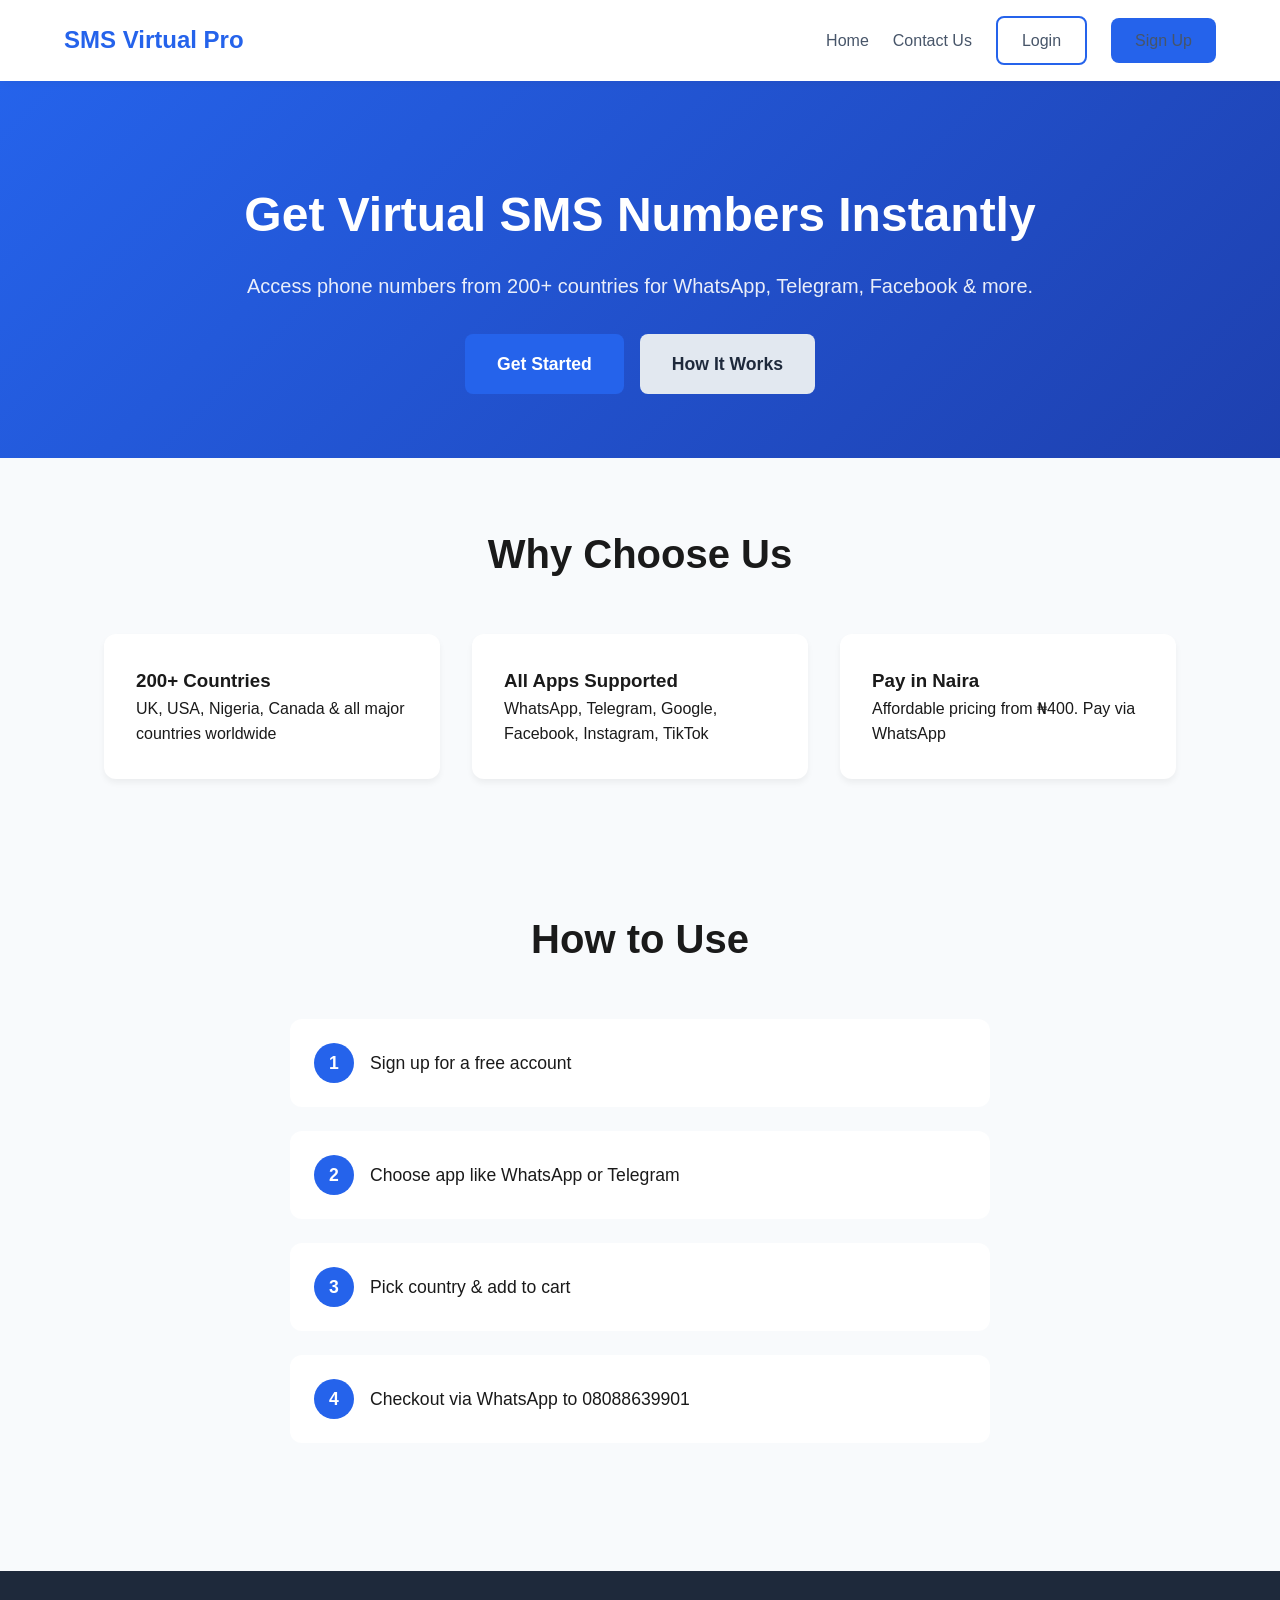
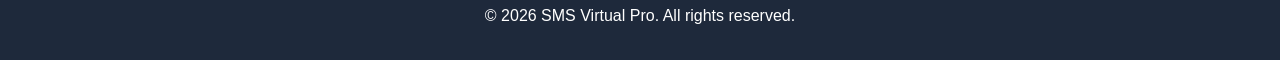
<file: index.html>
<!DOCTYPE html>
<html lang="en">
<head>
  <meta charset="UTF-8">
  <meta name="viewport" content="width=device-width, initial-scale=1.0">
  <title>SMS Virtual Pro - Virtual Numbers</title>
  <link rel="stylesheet" href="style.css">
</head>
<body>
  <nav class="navbar">
    <div class="nav-brand">SMS Virtual Pro</div>
    <button class="menu-toggle" id="menuToggle">☰</button>
    <div class="nav-links" id="navLinks">
      <a href="/">Home</a>
      <a href="/contact">Contact Us</a>
      <a href="/login" class="btn btn-outline">Login</a>
      <a href="/signup" class="btn btn-primary">Sign Up</a>
    </div>
  </nav>

  <section class="hero">
    <h1>Get Virtual SMS Numbers Instantly</h1>
    <p>Access phone numbers from 200+ countries for WhatsApp, Telegram, Facebook & more.</p>
    <div class="hero-buttons">
      <a href="/signup" class="btn btn-primary btn-large">Get Started</a>
      <a href="#how-to-use" class="btn btn-secondary btn-large">How It Works</a>
    </div>
  </section>

  <section class="features">
    <h2>Why Choose Us</h2>
    <div class="feature-grid">
      <div class="card">
        <h3>200+ Countries</h3>
        <p>UK, USA, Nigeria, Canada & all major countries worldwide</p>
      </div>
      <div class="card">
        <h3>All Apps Supported</h3>
        <p>WhatsApp, Telegram, Google, Facebook, Instagram, TikTok</p>
      </div>
      <div class="card">
        <h3>Pay in Naira</h3>
        <p>Affordable pricing from ₦400. Pay via WhatsApp</p>
      </div>
    </div>
  </section>

  <section id="how-to-use" class="how-to-use">
    <h2>How to Use</h2>
    <div class="steps">
      <div class="step"><span>1</span> Sign up for a free account</div>
      <div class="step"><span>2</span> Choose app like WhatsApp or Telegram</div>
      <div class="step"><span>3</span> Pick country & add to cart</div>
      <div class="step"><span>4</span> Checkout via WhatsApp to 08088639901</div>
    </div>
  </section>

  <footer>
    <p>&copy; 2026 SMS Virtual Pro. All rights reserved.</p>
  </footer>

  <script src="script.js"></script>
</body>
</html>
</file>
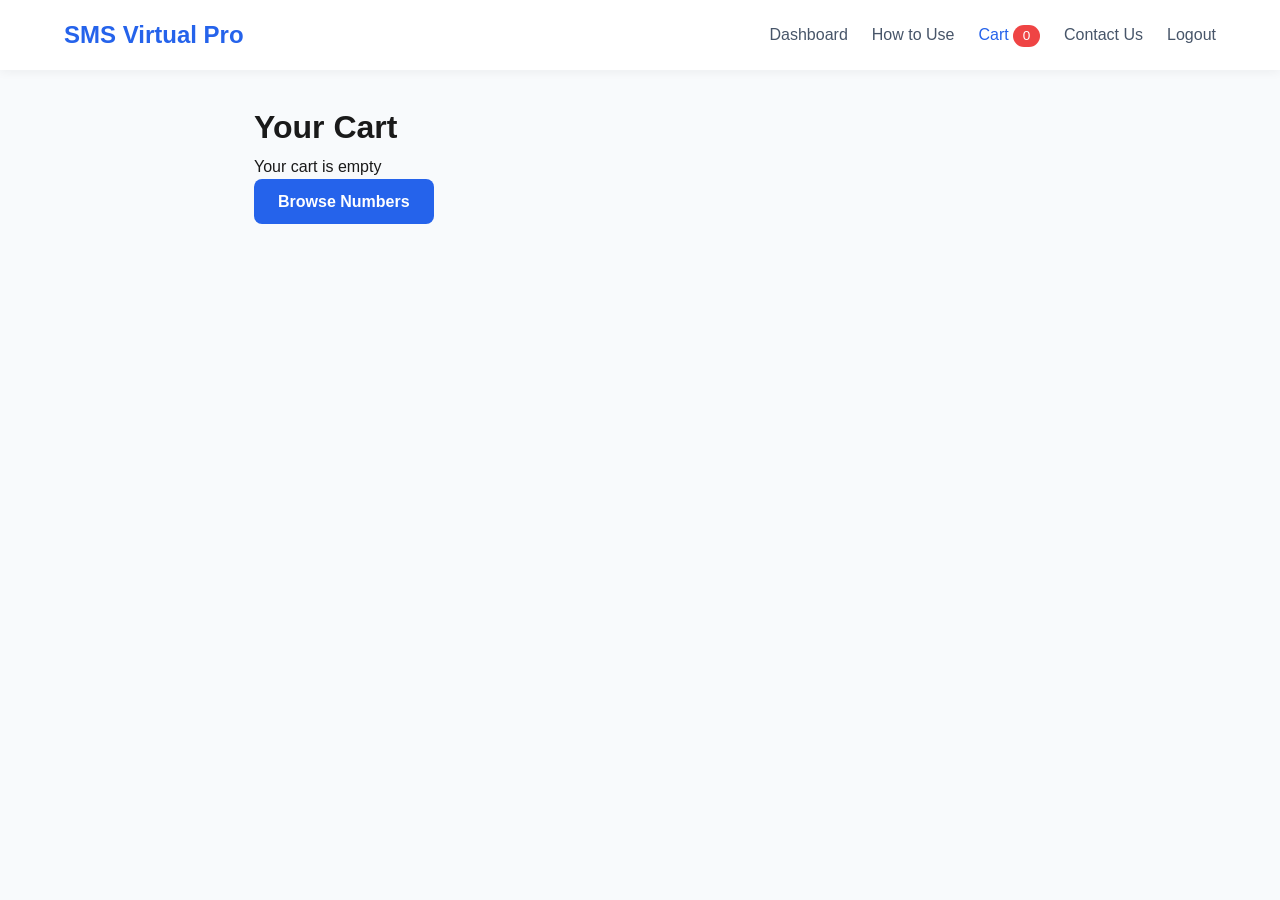
<file: cart.html>
<!DOCTYPE html>
<html lang="en">
<head>
  <meta charset="UTF-8">
  <meta name="viewport" content="width=device-width, initial-scale=1.0">
  <title>Cart - SMS Virtual Pro</title>
  <link rel="stylesheet" href="style.css">
</head>
<body>
  <nav class="navbar">
    <div class="nav-brand">SMS Virtual Pro</div>
    <button class="menu-toggle" id="menuToggle">☰</button>
    <div class="nav-links" id="navLinks">
      <a href="/dashboard">Dashboard</a>
      <a href="/how-to-use">How to Use</a>
      <a href="/cart" class="active">Cart <span id="cartCount">0</span></a>
      <a href="/contact">Contact Us</a>
      <a href="#" id="logoutBtn">Logout</a>
    </div>
  </nav>

  <div class="cart-page">
    <h1>Your Cart</h1>
    <div id="cartItems"></div>
    <div id="cartEmpty" class="hidden">
      <p>Your cart is empty</p>
      <a href="/dashboard" class="btn btn-primary">Browse Numbers</a>
    </div>
    <div id="cartSummary" class="cart-summary hidden">
      <h3>Total: ₦<span id="cartTotal">0</span></h3>
      <button id="checkoutBtn" class="btn btn-primary btn-large">Checkout via WhatsApp</button>
      <a href="/dashboard" class="btn btn-secondary">Continue Shopping</a>
    </div>
  </div>

  <script src="script.js"></script>
</body>
</html>
</file>
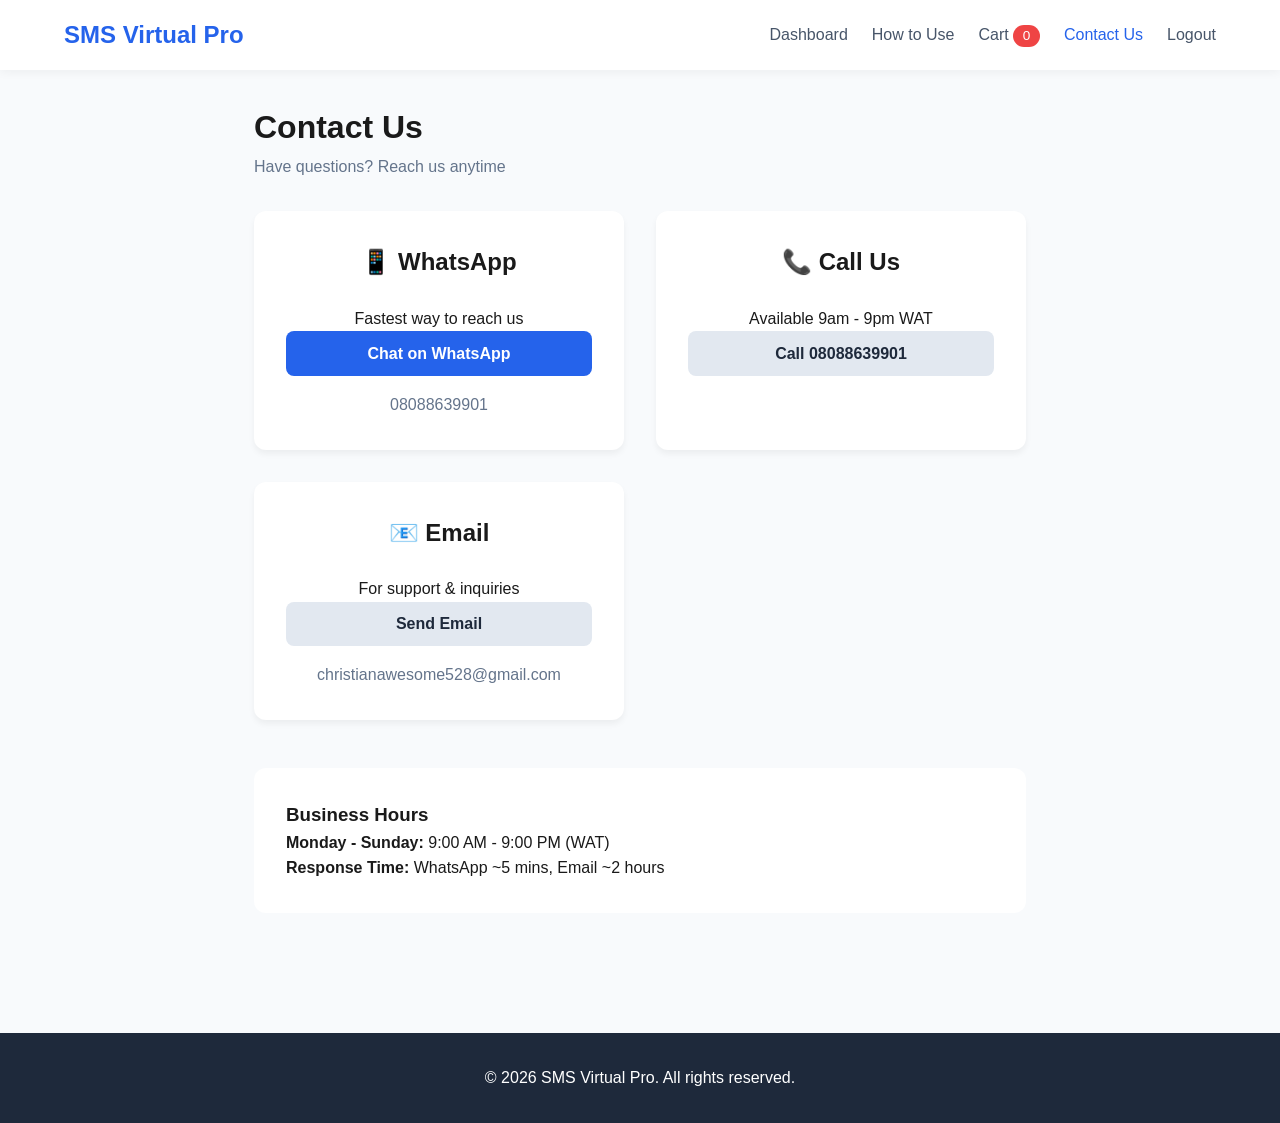
<file: contact.html>
<!DOCTYPE html>
<html lang="en">
<head>
  <meta charset="UTF-8">
  <meta name="viewport" content="width=device-width, initial-scale=1.0">
  <title>Contact Us - SMS Virtual Pro</title>
  <link rel="stylesheet" href="style.css">
</head>
<body>
  <nav class="navbar">
    <div class="nav-brand">SMS Virtual Pro</div>
    <button class="menu-toggle" id="menuToggle">☰</button>
    <div class="nav-links" id="navLinks">
      <a href="/dashboard">Dashboard</a>
      <a href="/how-to-use">How to Use</a>
      <a href="/cart">Cart <span id="cartCount">0</span></a>
      <a href="/contact" class="active">Contact Us</a>
      <a href="#" id="logoutBtn">Logout</a>
    </div>
  </nav>

  <div class="content-page">
    <h1>Contact Us</h1>
    <p class="subtitle">Have questions? Reach us anytime</p>
    
    <div class="contact-grid">
      <div class="contact-card">
        <h3>📱 WhatsApp</h3>
        <p>Fastest way to reach us</p>
        <a href="https://wa.me/2348088639901" class="btn btn-primary btn-full" target="_blank">Chat on WhatsApp</a>
        <p style="margin-top: 1rem; color: #64748b;">08088639901</p>
      </div>
      <div class="contact-card">
        <h3>📞 Call Us</h3>
        <p>Available 9am - 9pm WAT</p>
        <a href="tel:+2348088639901" class="btn btn-secondary btn-full">Call 08088639901</a>
      </div>
      <div class="contact-card">
        <h3>📧 Email</h3>
        <p>For support & inquiries</p>
        <a href="mailto:christianawesome528@gmail.com" class="btn btn-secondary btn-full">Send Email</a>
        <p style="margin-top: 1rem; color: #64748b;">christianawesome528@gmail.com</p>
      </div>
    </div>

    <div class="guide-step" style="margin-top: 3rem;">
      <h3>Business Hours</h3>
      <p><strong>Monday - Sunday:</strong> 9:00 AM - 9:00 PM (WAT)</p>
      <p><strong>Response Time:</strong> WhatsApp ~5 mins, Email ~2 hours</p>
    </div>
  </div>

  <footer>
    <p>&copy; 2026 SMS Virtual Pro. All rights reserved.</p>
  </footer>

  <script src="script.js"></script>
</body>
</html>
</file>
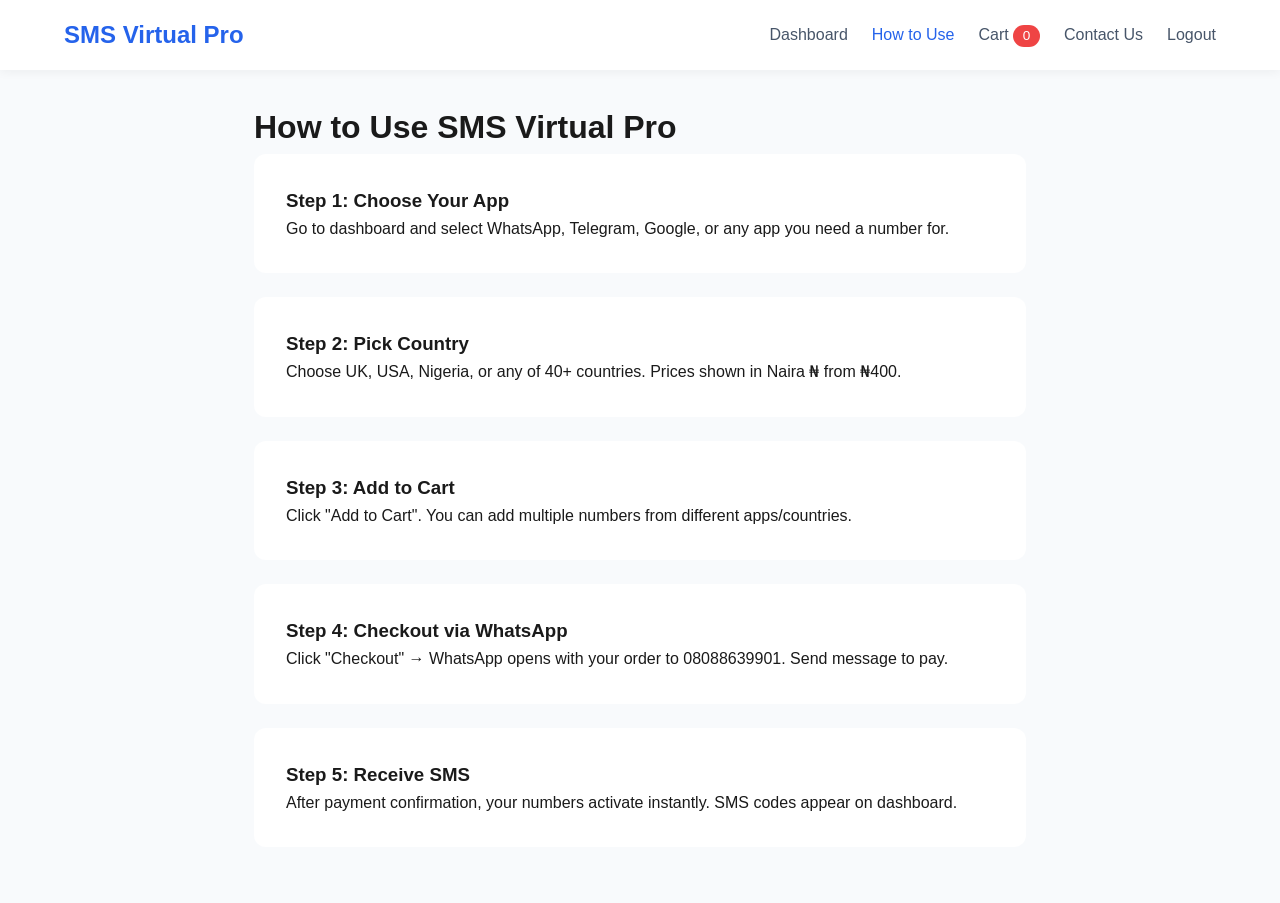
<file: how-to-use.html>
<!DOCTYPE html>
<html lang="en">
<head>
  <meta charset="UTF-8">
  <meta name="viewport" content="width=device-width, initial-scale=1.0">
  <title>How to Use - SMS Virtual Pro</title>
  <link rel="stylesheet" href="style.css">
</head>
<body>
  <nav class="navbar">
    <div class="nav-brand">SMS Virtual Pro</div>
    <button class="menu-toggle" id="menuToggle">☰</button>
    <div class="nav-links" id="navLinks">
      <a href="/dashboard">Dashboard</a>
      <a href="/how-to-use" class="active">How to Use</a>
      <a href="/cart">Cart <span id="cartCount">0</span></a>
      <a href="/contact">Contact Us</a>
      <a href="#" id="logoutBtn">Logout</a>
    </div>
  </nav>

  <div class="content-page">
    <h1>How to Use SMS Virtual Pro</h1>
    <div class="guide-step">
      <h3>Step 1: Choose Your App</h3>
      <p>Go to dashboard and select WhatsApp, Telegram, Google, or any app you need a number for.</p>
    </div>
    <div class="guide-step">
      <h3>Step 2: Pick Country</h3>
      <p>Choose UK, USA, Nigeria, or any of 40+ countries. Prices shown in Naira ₦ from ₦400.</p>
    </div>
    <div class="guide-step">
      <h3>Step 3: Add to Cart</h3>
      <p>Click "Add to Cart". You can add multiple numbers from different apps/countries.</p>
    </div>
    <div class="guide-step">
      <h3>Step 4: Checkout via WhatsApp</h3>
      <p>Click "Checkout" → WhatsApp opens with your order to 08088639901. Send message to pay.</p>
    </div>
    <div class="guide-step">
      <h3>Step 5: Receive SMS</h3>
      <p>After payment confirmation, your numbers activate instantly. SMS codes appear on dashboard.</p>
    </div>
  </div>

  <script src="script.js"></script>
</body>
</html>
</file>
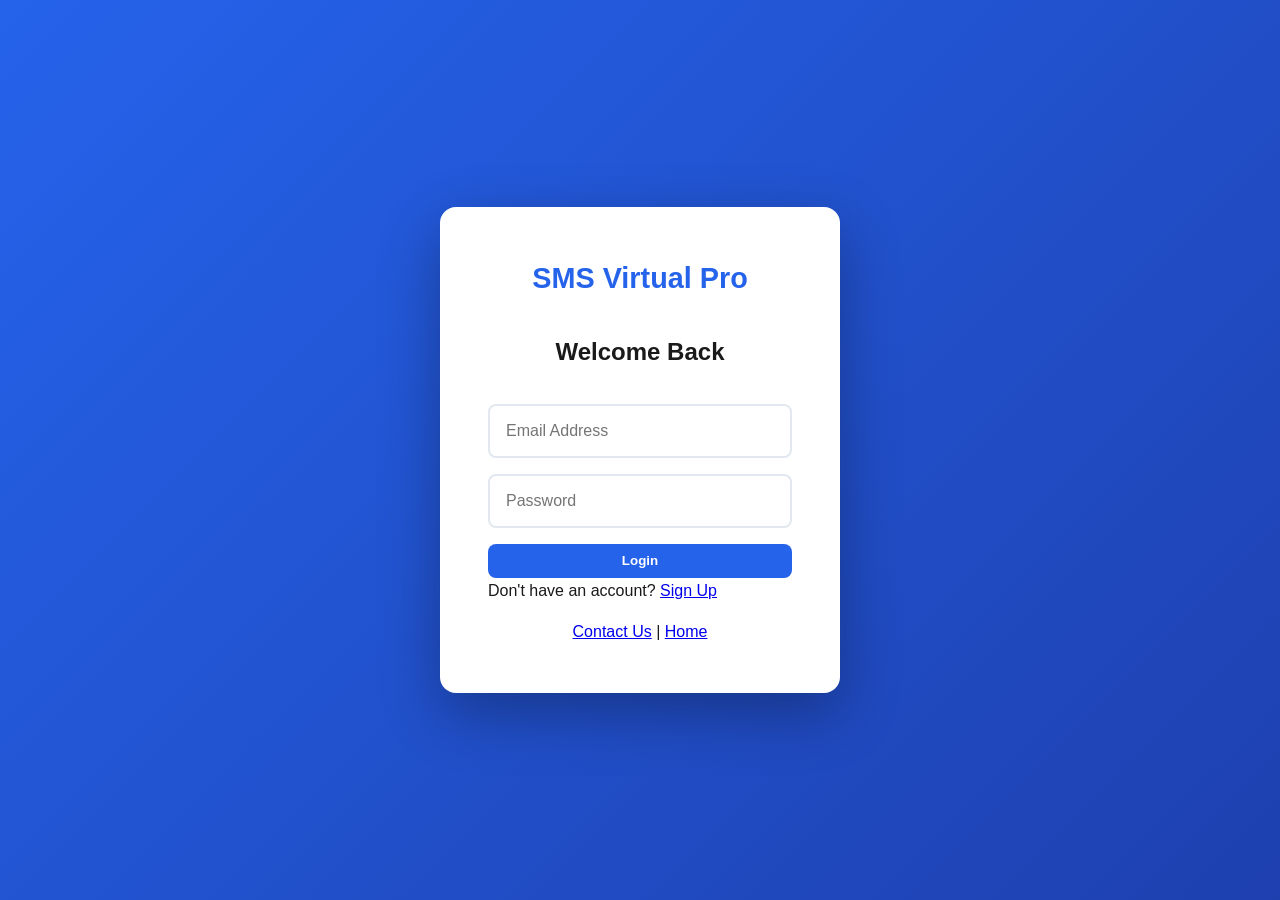
<file: login.html>
<!DOCTYPE html>
<html lang="en">
<head>
  <meta charset="UTF-8">
  <meta name="viewport" content="width=device-width, initial-scale=1.0">
  <title>Login - SMS Virtual Pro</title>
  <link rel="stylesheet" href="style.css">
</head>
<body class="auth-page">
  <div class="auth-container">
    <div style="text-align: center; margin-bottom: 2rem;">
      <div class="nav-brand" style="font-size: 1.8rem;">SMS Virtual Pro</div>
    </div>
    <h2>Welcome Back</h2>
    <form id="loginForm">
      <input type="email" id="loginEmail" placeholder="Email Address" required>
      <input type="password" id="loginPassword" placeholder="Password" required>
      <button type="submit" class="btn btn-primary btn-full">Login</button>
      <div id="loader" class="loader hidden"></div>
    </form>
    <p>Don't have an account? <a href="/signup">Sign Up</a></p>
    <p style="margin-top: 1rem; text-align: center;"><a href="/contact">Contact Us</a> | <a href="/">Home</a></p>
  </div>
  <script src="script.js"></script>
</body>
</html>
</file>
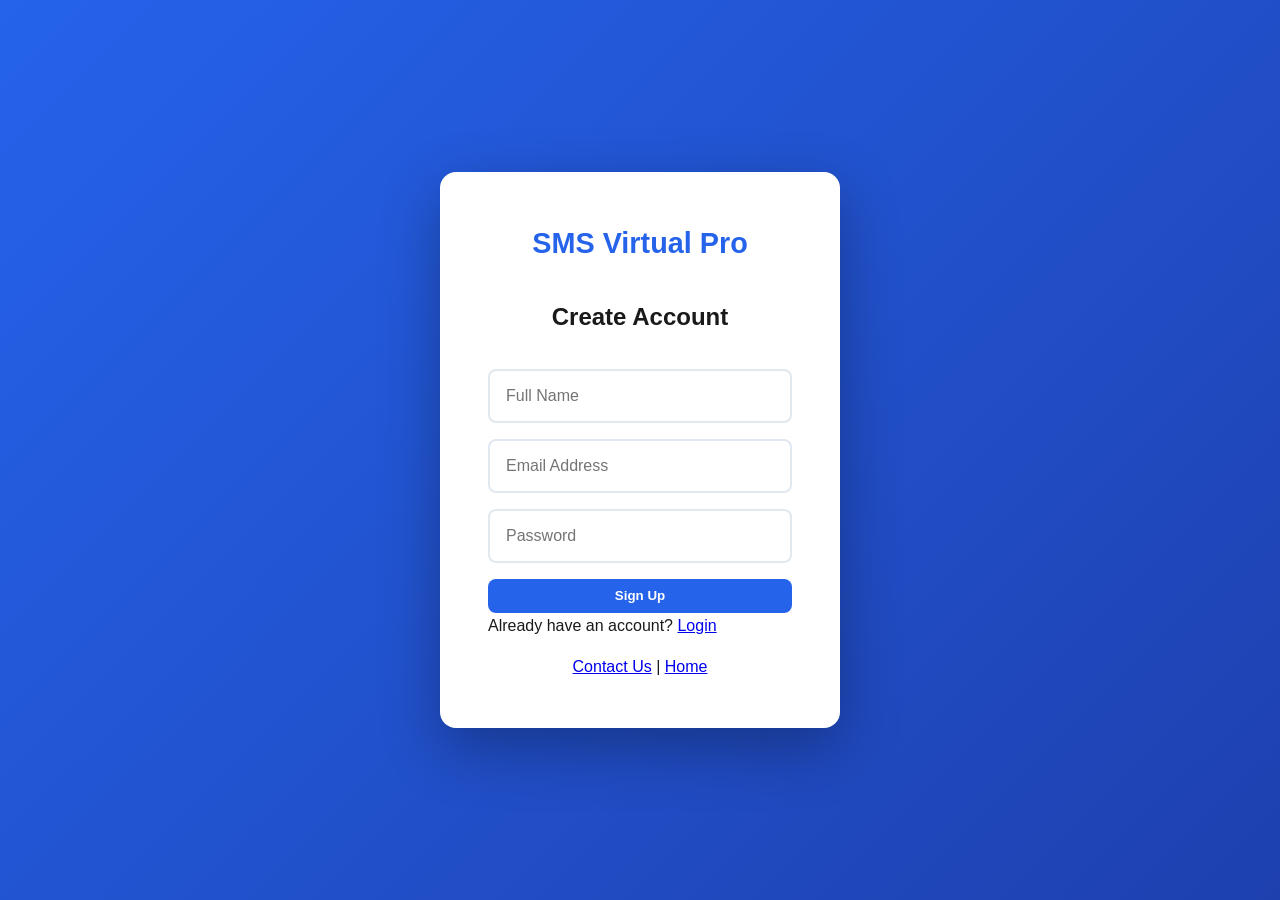
<file: signup.html>
<!DOCTYPE html>
<html lang="en">
<head>
  <meta charset="UTF-8">
  <meta name="viewport" content="width=device-width, initial-scale=1.0">
  <title>Sign Up - SMS Virtual Pro</title>
  <link rel="stylesheet" href="style.css">
</head>
<body class="auth-page">
  <div class="auth-container">
    <div style="text-align: center; margin-bottom: 2rem;">
      <div class="nav-brand" style="font-size: 1.8rem;">SMS Virtual Pro</div>
    </div>
    <h2>Create Account</h2>
    <form id="signupForm">
      <input type="text" id="name" placeholder="Full Name" required>
      <input type="email" id="email" placeholder="Email Address" required>
      <input type="password" id="password" placeholder="Password" required>
      <button type="submit" class="btn btn-primary btn-full">Sign Up</button>
      <div id="loader" class="loader hidden"></div>
    </form>
    <p>Already have an account? <a href="/login">Login</a></p>
    <p style="margin-top: 1rem; text-align: center;"><a href="/contact">Contact Us</a> | <a href="/">Home</a></p>
  </div>
  <script src="script.js"></script>
</body>
</html>
</file>
<file: style.css>
* {
  margin: 0;
  padding: 0;
  box-sizing: border-box;
}

body {
  font-family: -apple-system, BlinkMacSystemFont, 'Segoe UI', Roboto, sans-serif;
  line-height: 1.6;
  color: #1a1a1a;
  background: #f8fafc;
}

.navbar {
  display: flex;
  justify-content: space-between;
  align-items: center;
  padding: 1rem 5%;
  background: white;
  box-shadow: 0 2px 10px rgba(0,0,0,0.05);
  position: sticky;
  top: 0;
  z-index: 100;
}

.nav-brand {
  font-size: 1.5rem;
  font-weight: 700;
  color: #2563eb;
}

.nav-links {
  display: flex;
  gap: 1.5rem;
  align-items: center;
}

.nav-links a {
  text-decoration: none;
  color: #475569;
  font-weight: 500;
  transition: color 0.3s;
}

.nav-links a:hover, .nav-links a.active {
  color: #2563eb;
}

.btn {
  padding: 0.6rem 1.5rem;
  border: none;
  border-radius: 8px;
  cursor: pointer;
  font-weight: 600;
  text-decoration: none;
  display: inline-block;
  transition: all 0.3s;
}

.btn-primary {
  background: #2563eb;
  color: white;
}

.btn-primary:hover {
  background: #1d4ed8;
}

.btn-secondary {
  background: #e2e8f0;
  color: #1e293b;
}

.btn-outline {
  background: transparent;
  border: 2px solid #2563eb;
  color: #2563eb;
}

.btn-large {
  padding: 1rem 2rem;
  font-size: 1.1rem;
}

.btn-full {
  width: 100%;
}

.btn-small {
  padding: 0.5rem 1rem;
  font-size: 0.9rem;
}

.hero {
  text-align: center;
  padding: 6rem 5% 4rem;
  background: linear-gradient(135deg, #2563eb 0%, #1e40af 100%);
  color: white;
}

.hero h1 {
  font-size: 3rem;
  margin-bottom: 1rem;
}

.hero p {
  font-size: 1.25rem;
  margin-bottom: 2rem;
  opacity: 0.9;
}

.hero-buttons {
  display: flex;
  gap: 1rem;
  justify-content: center;
  flex-wrap: wrap;
}

.features, .how-to-use {
  padding: 4rem 5%;
  max-width: 1200px;
  margin: 0 auto;
}

.features h2, .how-to-use h2 {
  text-align: center;
  font-size: 2.5rem;
  margin-bottom: 3rem;
}

.feature-grid {
  display: grid;
  grid-template-columns: repeat(auto-fit, minmax(280px, 1fr));
  gap: 2rem;
}

.card {
  background: white;
  padding: 2rem;
  border-radius: 12px;
  box-shadow: 0 4px 6px rgba(0,0,0,0.05);
  transition: transform 0.3s;
}

.card:hover {
  transform: translateY(-5px);
}

.steps {
  display: grid;
  gap: 1.5rem;
  max-width: 700px;
  margin: 0 auto;
}

.step {
  background: white;
  padding: 1.5rem;
  border-radius: 12px;
  display: flex;
  align-items: center;
  gap: 1rem;
  font-size: 1.1rem;
}

.step span {
  background: #2563eb;
  color: white;
  width: 40px;
  height: 40px;
  border-radius: 50%;
  display: flex;
  align-items: center;
  justify-content: center;
  font-weight: 700;
  flex-shrink: 0;
}

.auth-page {
  display: flex;
  align-items: center;
  justify-content: center;
  min-height: 100vh;
  background: linear-gradient(135deg, #2563eb 0%, #1e40af 100%);
}

.auth-container {
  background: white;
  padding: 3rem;
  border-radius: 16px;
  width: 90%;
  max-width: 400px;
  box-shadow: 0 20px 60px rgba(0,0,0,0.3);
}

.auth-container h2 {
  margin-bottom: 2rem;
  text-align: center;
}

.auth-container input {
  width: 100%;
  padding: 1rem;
  margin-bottom: 1rem;
  border: 2px solid #e2e8f0;
  border-radius: 8px;
  font-size: 1rem;
}

.auth-container input:focus {
  outline: none;
  border-color: #2563eb;
}

.dashboard, .content-page, .cart-page {
  padding: 2rem 5%;
  max-width: 900px;
  margin: 0 auto;
}

.subtitle {
  color: #64748b;
  margin-bottom: 1.5rem;
}

.loader {
  border: 4px solid #e2e8f0;
  border-top: 4px solid #2563eb;
  border-radius: 50%;
  width: 40px;
  height: 40px;
  animation: spin 1s linear infinite;
  margin: 2rem auto;
}

@keyframes spin {
  0% { transform: rotate(0deg); }
  100% { transform: rotate(360deg); }
}

.hidden {
  display: none;
}

.cart-item {
  background: white;
  padding: 1.5rem;
  border-radius: 12px;
  margin-bottom: 1rem;
  display: flex;
  justify-content: space-between;
  align-items: center;
}

.cart-summary {
  background: white;
  padding: 2rem;
  border-radius: 12px;
  margin-top: 2rem;
  text-align: center;
}

.cart-summary h3 {
  font-size: 2rem;
  margin-bottom: 1.5rem;
}

#cartCount {
  background: #ef4444;
  color: white;
  padding: 0.2rem 0.6rem;
  border-radius: 12px;
  font-size: 0.85rem;
}

.guide-step {
  background: white;
  padding: 2rem;
  border-radius: 12px;
  margin-bottom: 1.5rem;
}

footer {
  text-align: center;
  padding: 2rem;
  background: #1e293b;
  color: white;
  margin-top: 4rem;
}

/* LIST STYLE - Apps & Countries */
.list-container {
  display: flex;
  flex-direction: column;
  gap: 0.75rem;
}

.list-item {
  background: white;
  padding: 1rem 1.5rem;
  border-radius: 12px;
  display: flex;
  align-items: center;
  justify-content: space-between;
  box-shadow: 0 2px 4px rgba(0,0,0,0.05);
  transition: all 0.2s;
  cursor: pointer;
}

.list-item:hover {
  box-shadow: 0 4px 12px rgba(0,0,0,0.1);
  transform: translateX(4px);
}

.list-item-left {
  display: flex;
  align-items: center;
  gap: 1rem;
}

.list-item-logo {
  width: 40px;
  height: 40px;
  object-fit: contain;
  border-radius: 8px;
}

.list-item-flag {
  width: 32px;
  height: 24px;
  object-fit: cover;
  border-radius: 4px;
  border: 1px solid #e2e8f0;
}

.list-item-info h3 {
  font-size: 1.1rem;
  margin-bottom: 0.2rem;
}

.list-item-info p {
  font-size: 0.9rem;
  color: #64748b;
}

.list-item-price {
  font-weight: 700;
  color: #2563eb;
  font-size: 1.1rem;
}

/* MOBILE MENU */
.menu-toggle {
  display: none;
  background: none;
  border: none;
  font-size: 1.8rem;
  cursor: pointer;
  color: #2563eb;
}

/* Contact Page */
.contact-grid {
  display: grid;
  grid-template-columns: repeat(auto-fit, minmax(280px, 1fr));
  gap: 2rem;
  margin-top: 2rem;
}

.contact-card {
  background: white;
  padding: 2rem;
  border-radius: 12px;
  text-align: center;
  box-shadow: 0 4px 6px rgba(0,0,0,0.05);
  transition: transform 0.3s;
}

.contact-card:hover {
  transform: translateY(-5px);
}

.contact-card h3 {
  font-size: 1.5rem;
  margin-bottom: 1.5rem;
}

@media (max-width: 768px) {
  .hero h1 { font-size: 2rem; }
  .hero-buttons { flex-direction: column; }
  .list-item { padding: 1rem; }
  .list-item-logo { width: 35px; height: 35px; }
  
  .menu-toggle {
    display: block;
  }
  
  .nav-links {
    position: fixed;
    top: 70px;
    right: -100%;
    background: white;
    flex-direction: column;
    width: 200px;
    padding: 1.5rem;
    box-shadow: -2px 4px 10px rgba(0,0,0,0.1);
    border-radius: 12px 0 0 12px;
    transition: right 0.3s;
    gap: 1rem;
    align-items: flex-start;
  }
  
  .nav-links.active {
    right: 0;
  }
  
  .nav-links a {
    width: 100%;
    padding: 0.5rem 0;
  }
}
</file>
